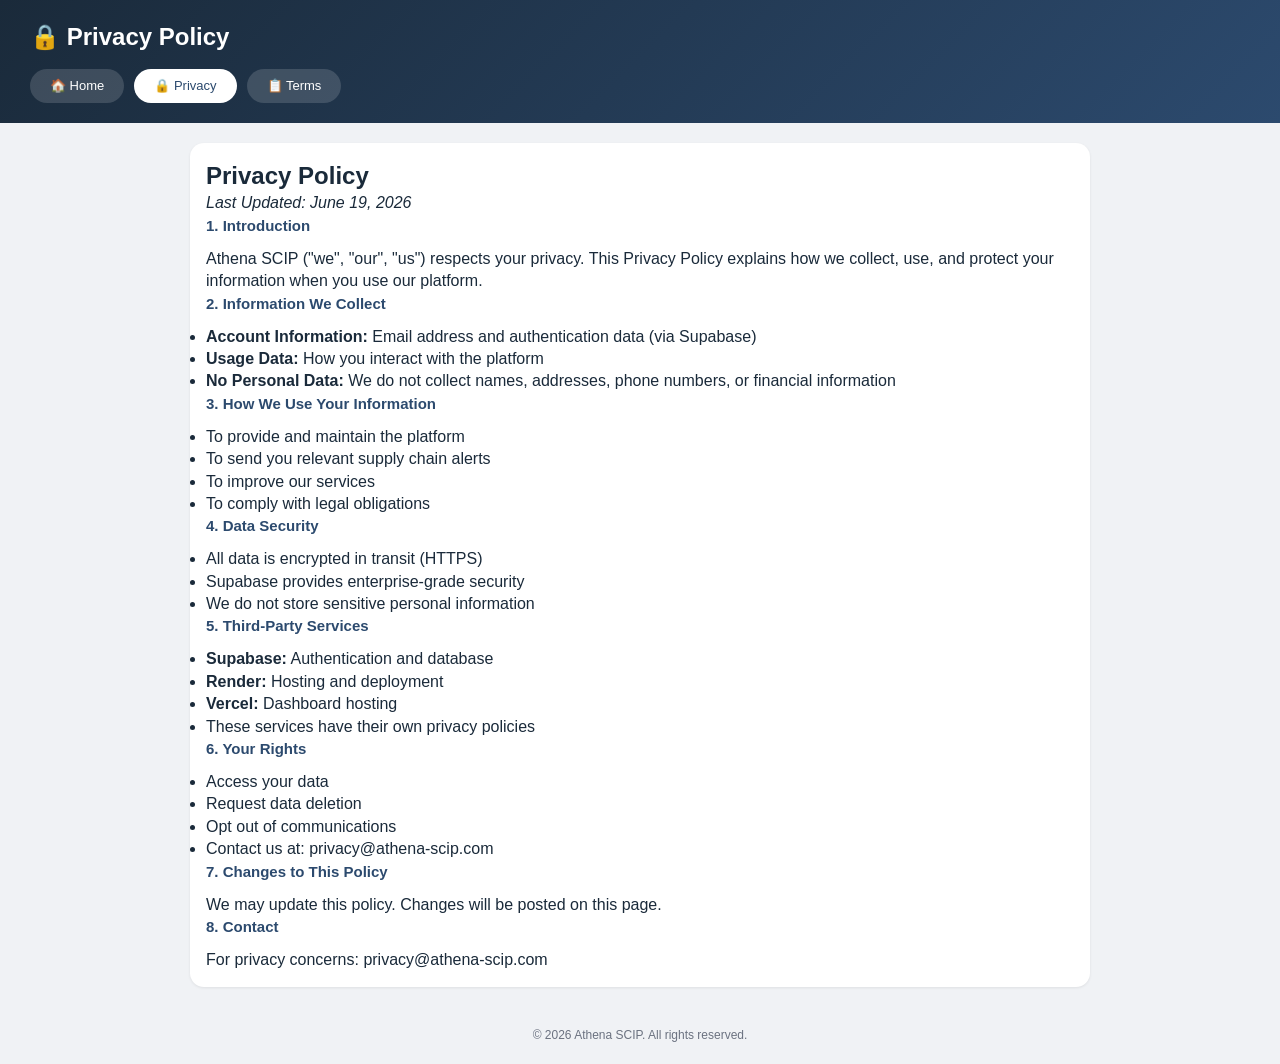
<file: dashboard/privacy.html>
<!DOCTYPE html>
<html lang="en">
<head>
    <meta charset="UTF-8">
    <meta name="viewport" content="width=device-width, initial-scale=1.0">
    <title>Privacy Policy - Athena SCIP</title>
    <link rel="stylesheet" href="styles.css">
</head>
<body>
    <div class="header">
        <h1>🔒 Privacy Policy</h1>
        <div class="nav">
            <a href="index.html" class="nav-btn">🏠 Home</a>
            <a href="privacy.html" class="nav-btn active">🔒 Privacy</a>
            <a href="terms.html" class="nav-btn">📋 Terms</a>
        </div>
    </div>
    <div class="container">
        <div class="card" style="max-width: 900px; margin: 0 auto;">
            <h2>Privacy Policy</h2>
            <p><em>Last Updated: June 19, 2026</em></p>
            
            <h3>1. Introduction</h3>
            <p>Athena SCIP ("we", "our", "us") respects your privacy. This Privacy Policy explains how we collect, use, and protect your information when you use our platform.</p>
            
            <h3>2. Information We Collect</h3>
            <ul>
                <li><strong>Account Information:</strong> Email address and authentication data (via Supabase)</li>
                <li><strong>Usage Data:</strong> How you interact with the platform</li>
                <li><strong>No Personal Data:</strong> We do not collect names, addresses, phone numbers, or financial information</li>
            </ul>
            
            <h3>3. How We Use Your Information</h3>
            <ul>
                <li>To provide and maintain the platform</li>
                <li>To send you relevant supply chain alerts</li>
                <li>To improve our services</li>
                <li>To comply with legal obligations</li>
            </ul>
            
            <h3>4. Data Security</h3>
            <ul>
                <li>All data is encrypted in transit (HTTPS)</li>
                <li>Supabase provides enterprise-grade security</li>
                <li>We do not store sensitive personal information</li>
            </ul>
            
            <h3>5. Third-Party Services</h3>
            <ul>
                <li><strong>Supabase:</strong> Authentication and database</li>
                <li><strong>Render:</strong> Hosting and deployment</li>
                <li><strong>Vercel:</strong> Dashboard hosting</li>
                <li>These services have their own privacy policies</li>
            </ul>
            
            <h3>6. Your Rights</h3>
            <ul>
                <li>Access your data</li>
                <li>Request data deletion</li>
                <li>Opt out of communications</li>
                <li>Contact us at: privacy@athena-scip.com</li>
            </ul>
            
            <h3>7. Changes to This Policy</h3>
            <p>We may update this policy. Changes will be posted on this page.</p>
            
            <h3>8. Contact</h3>
            <p>For privacy concerns: privacy@athena-scip.com</p>
        </div>
    </div>
    <div class="footer" style="text-align: center; padding: 20px; font-size: 12px; color: #6b7280;">
        &copy; 2026 Athena SCIP. All rights reserved.
    </div>
</body>
</html>
</file>
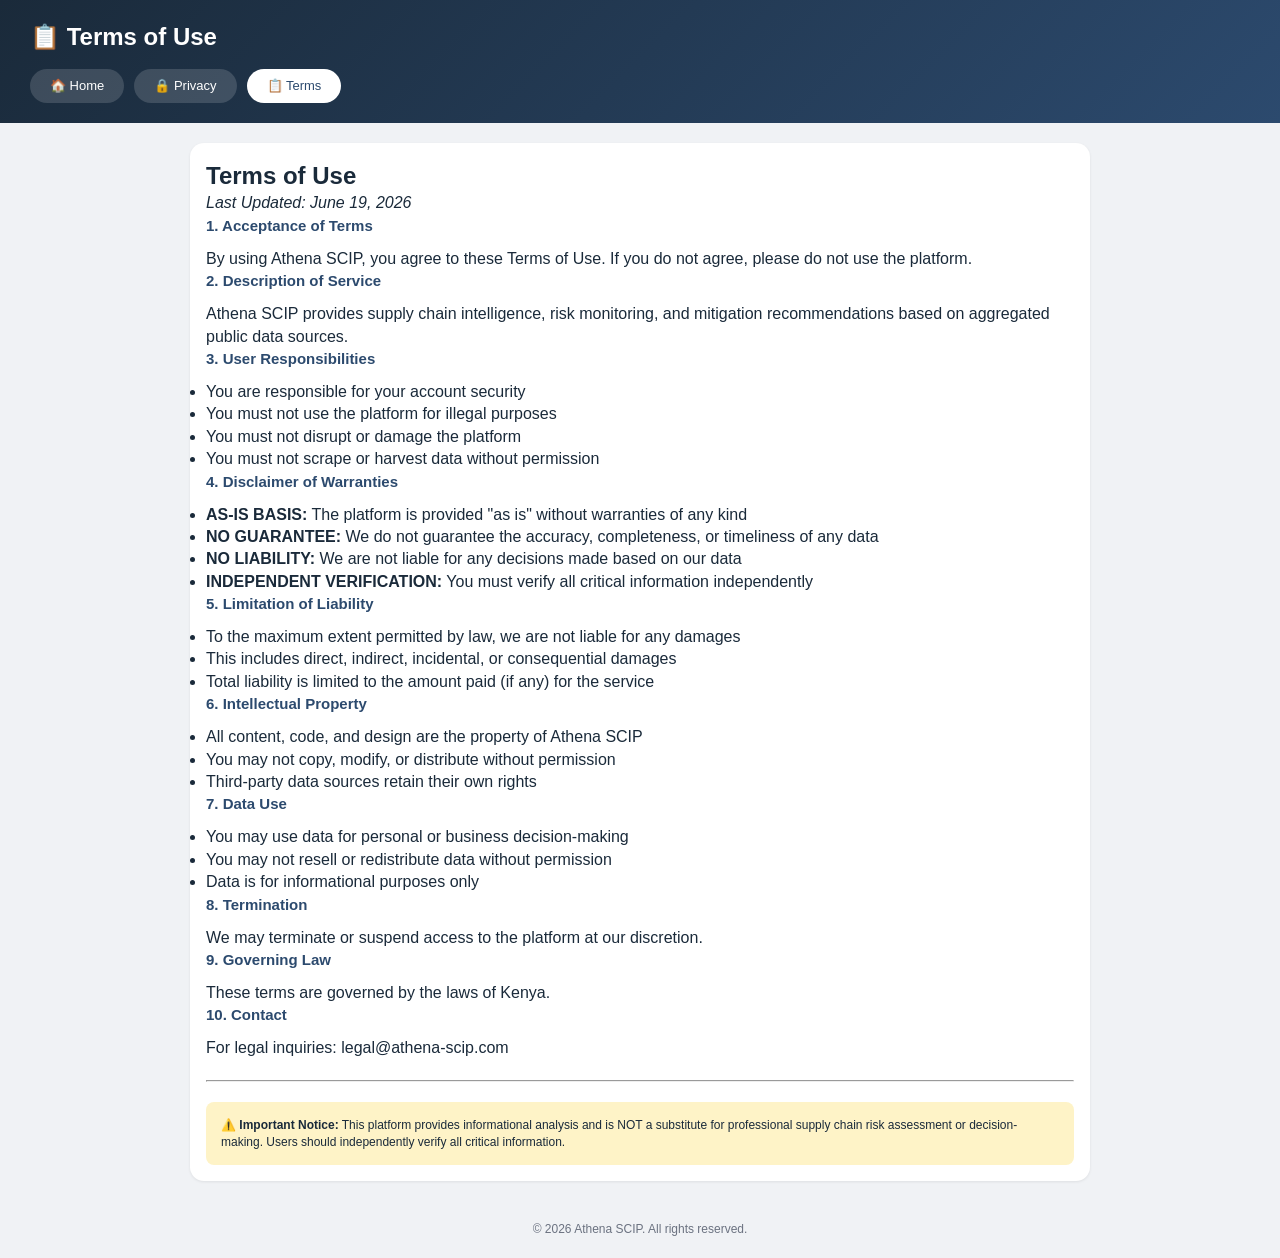
<file: dashboard/terms.html>
<!DOCTYPE html>
<html lang="en">
<head>
    <meta charset="UTF-8">
    <meta name="viewport" content="width=device-width, initial-scale=1.0">
    <title>Terms of Use - Athena SCIP</title>
    <link rel="stylesheet" href="styles.css">
</head>
<body>
    <div class="header">
        <h1>📋 Terms of Use</h1>
        <div class="nav">
            <a href="index.html" class="nav-btn">🏠 Home</a>
            <a href="privacy.html" class="nav-btn">🔒 Privacy</a>
            <a href="terms.html" class="nav-btn active">📋 Terms</a>
        </div>
    </div>
    <div class="container">
        <div class="card" style="max-width: 900px; margin: 0 auto;">
            <h2>Terms of Use</h2>
            <p><em>Last Updated: June 19, 2026</em></p>
            
            <h3>1. Acceptance of Terms</h3>
            <p>By using Athena SCIP, you agree to these Terms of Use. If you do not agree, please do not use the platform.</p>
            
            <h3>2. Description of Service</h3>
            <p>Athena SCIP provides supply chain intelligence, risk monitoring, and mitigation recommendations based on aggregated public data sources.</p>
            
            <h3>3. User Responsibilities</h3>
            <ul>
                <li>You are responsible for your account security</li>
                <li>You must not use the platform for illegal purposes</li>
                <li>You must not disrupt or damage the platform</li>
                <li>You must not scrape or harvest data without permission</li>
            </ul>
            
            <h3>4. Disclaimer of Warranties</h3>
            <ul>
                <li><strong>AS-IS BASIS:</strong> The platform is provided "as is" without warranties of any kind</li>
                <li><strong>NO GUARANTEE:</strong> We do not guarantee the accuracy, completeness, or timeliness of any data</li>
                <li><strong>NO LIABILITY:</strong> We are not liable for any decisions made based on our data</li>
                <li><strong>INDEPENDENT VERIFICATION:</strong> You must verify all critical information independently</li>
            </ul>
            
            <h3>5. Limitation of Liability</h3>
            <ul>
                <li>To the maximum extent permitted by law, we are not liable for any damages</li>
                <li>This includes direct, indirect, incidental, or consequential damages</li>
                <li>Total liability is limited to the amount paid (if any) for the service</li>
            </ul>
            
            <h3>6. Intellectual Property</h3>
            <ul>
                <li>All content, code, and design are the property of Athena SCIP</li>
                <li>You may not copy, modify, or distribute without permission</li>
                <li>Third-party data sources retain their own rights</li>
            </ul>
            
            <h3>7. Data Use</h3>
            <ul>
                <li>You may use data for personal or business decision-making</li>
                <li>You may not resell or redistribute data without permission</li>
                <li>Data is for informational purposes only</li>
            </ul>
            
            <h3>8. Termination</h3>
            <p>We may terminate or suspend access to the platform at our discretion.</p>
            
            <h3>9. Governing Law</h3>
            <p>These terms are governed by the laws of Kenya.</p>
            
            <h3>10. Contact</h3>
            <p>For legal inquiries: legal@athena-scip.com</p>
            
            <hr style="margin: 20px 0;">
            
            <div style="background: #fef3c7; padding: 15px; border-radius: 8px; font-size: 12px;">
                <strong>⚠️ Important Notice:</strong> This platform provides informational analysis and is NOT a substitute for professional supply chain risk assessment or decision-making. Users should independently verify all critical information.
            </div>
        </div>
    </div>
    <div class="footer" style="text-align: center; padding: 20px; font-size: 12px; color: #6b7280;">
        &copy; 2026 Athena SCIP. All rights reserved.
    </div>
</body>
</html>
</file>
<file: dashboard/styles.css>
/**
 * Athena SCIP - Main Stylesheet
 */

* {
    margin: 0;
    padding: 0;
    box-sizing: border-box;
}

body {
    font-family: -apple-system, BlinkMacSystemFont, 'Segoe UI', Roboto, 'Helvetica Neue', sans-serif;
    background: #f0f2f5;
    color: #1a2a3a;
    line-height: 1.4;
}

/* ============================================
   HEADER
   ============================================ */
.header {
    background: linear-gradient(135deg, #1a2a3a 0%, #2c4a6e 100%);
    color: white;
    padding: 20px 30px;
}

.header h1 {
    font-size: 1.5rem;
    margin-bottom: 4px;
}

.header p {
    font-size: 12px;
    opacity: 0.85;
}

.nav {
    display: flex;
    gap: 10px;
    margin-top: 15px;
    flex-wrap: wrap;
}

.nav-btn {
    background: rgba(255, 255, 255, 0.15);
    color: white;
    border: none;
    padding: 8px 20px;
    border-radius: 30px;
    cursor: pointer;
    font-size: 13px;
    font-weight: 500;
    transition: all 0.2s;
    text-decoration: none;
}

.nav-btn:hover {
    background: rgba(255, 255, 255, 0.3);
}

.nav-btn.active {
    background: white;
    color: #2c4a6e;
}

.logout-btn {
    background: #dc2626;
    color: white;
    border: none;
    padding: 6px 16px;
    border-radius: 6px;
    cursor: pointer;
    float: right;
    margin-top: -45px;
    font-size: 12px;
}

.logout-btn:hover {
    background: #b91c1c;
}

/* ============================================
   CONTAINER & LAYOUT
   ============================================ */
.container {
    max-width: 1600px;
    margin: 0 auto;
    padding: 20px;
}

.last-updated {
    font-size: 11px;
    color: #6b7280;
    text-align: right;
    margin-bottom: 15px;
}

/* ============================================
   GRID LAYOUTS - FIXED
   ============================================ */
.stats-grid {
    display: grid !important;
    grid-template-columns: repeat(5, 1fr) !important;
    gap: 15px !important;
    margin-bottom: 25px !important;
}

.three-columns {
    display: grid !important;
    grid-template-columns: repeat(3, 1fr) !important;
    gap: 20px !important;
    margin-bottom: 25px !important;
}

.two-columns {
    display: grid !important;
    grid-template-columns: 1fr 1fr !important;
    gap: 20px !important;
    margin-bottom: 25px !important;
}

/* ============================================
   CARDS
   ============================================ */
.card {
    background: white;
    border-radius: 14px;
    padding: 16px;
    box-shadow: 0 1px 3px rgba(0, 0, 0, 0.08);
    overflow: hidden;
}

.card h3 {
    font-size: 15px;
    margin-bottom: 12px;
    color: #2c4a6e;
    display: flex;
    align-items: center;
    gap: 6px;
}

.chart-card {
    background: white;
    border-radius: 14px;
    padding: 16px;
    box-shadow: 0 1px 3px rgba(0, 0, 0, 0.08);
    overflow: hidden;
}

.chart-card h3 {
    font-size: 15px;
    margin-bottom: 12px;
    color: #2c4a6e;
}

.chart-card canvas {
    max-height: 250px !important;
    max-width: 100% !important;
    width: 100% !important;
    height: auto !important;
    display: block !important;
}

/* ============================================
   SCROLLABLE
   ============================================ */
.scrollable {
    max-height: 400px;
    overflow-y: auto;
    padding-right: 5px;
}

.scrollable::-webkit-scrollbar {
    width: 4px;
}

.scrollable::-webkit-scrollbar-track {
    background: #f1f1f1;
    border-radius: 4px;
}

.scrollable::-webkit-scrollbar-thumb {
    background: #c1c7cd;
    border-radius: 4px;
}

/* ============================================
   SEVERITY BADGES
   ============================================ */
.severity-badge {
    display: inline-block;
    padding: 2px 10px;
    border-radius: 20px;
    font-size: 10px;
    font-weight: 600;
}

.severity-5 { background: #dc2626; color: white; }
.severity-4 { background: #f97316; color: white; }
.severity-3 { background: #eab308; color: black; }
.severity-2 { background: #86efac; color: black; }
.severity-1 { background: #d1fae5; color: black; }

/* ============================================
   PRICE ITEMS
   ============================================ */
.price-item {
    display: flex;
    justify-content: space-between;
    align-items: center;
    padding: 6px 0;
    border-bottom: 1px solid #e5e7eb;
    font-size: 12px;
}

/* ============================================
   WEATHER & SHIPPING
   ============================================ */
.weather-item {
    margin-bottom: 10px;
    padding-bottom: 10px;
    border-bottom: 1px solid #e5e7eb;
}

.weather-header {
    display: flex;
    justify-content: space-between;
    align-items: center;
    cursor: pointer;
}

.weather-header:hover {
    background: #f8fafc;
    border-radius: 4px;
}

.weather-desc {
    font-size: 11px;
    color: #4b5563;
    margin-top: 4px;
    padding: 8px;
    background: #f8fafc;
    border-radius: 6px;
}

.shipping-item {
    padding: 8px 0;
    border-bottom: 1px solid #e5e7eb;
}

.shipping-header {
    display: flex;
    justify-content: space-between;
    align-items: center;
    margin-bottom: 4px;
}

.shipping-desc {
    font-size: 11px;
    color: #4b5563;
    margin-top: 3px;
}

/* ============================================
   RISK GRID
   ============================================ */
.risk-grid {
    display: grid;
    grid-template-columns: repeat(auto-fill, minmax(140px, 1fr));
    gap: 10px;
}

.risk-item {
    padding: 10px;
    background: #f8fafc;
    border-radius: 10px;
    text-align: center;
    font-size: 12px;
}

.risk-critical { color: #dc2626; font-weight: 700; }
.risk-high { color: #f97316; font-weight: 700; }

/* ============================================
   BUTTONS
   ============================================ */
.btn-primary {
    background: #3b82f6;
    color: white;
    border: none;
    padding: 8px 16px;
    border-radius: 6px;
    cursor: pointer;
    font-size: 13px;
    transition: background 0.2s;
}

.btn-primary:hover { background: #2563eb; }

.export-buttons {
    display: flex;
    gap: 10px;
    flex-wrap: wrap;
    margin-top: 10px;
}

/* ============================================
   DISCLAIMER
   ============================================ */
.disclaimer {
    background: #fef3c7;
    border-left: 4px solid #f59e0b;
    padding: 15px;
    border-radius: 8px;
    margin-top: 20px;
    text-align: left;
}

.disclaimer ul {
    font-size: 11px;
    color: #92400e;
    margin-top: 8px;
    padding-left: 20px;
    line-height: 1.6;
    text-align: left;
}

/* ============================================
   RESPONSIVE
   ============================================ */
@media (max-width: 1000px) {
    .three-columns { grid-template-columns: 1fr !important; }
    .two-columns { grid-template-columns: 1fr !important; }
    .stats-grid { grid-template-columns: repeat(3, 1fr) !important; }
}

@media (max-width: 600px) {
    .stats-grid { grid-template-columns: repeat(2, 1fr) !important; }
    .logout-btn { float: none; margin-top: 10px; }
}
/* ============================================
   RISK LAYOUT - Pie Chart + Country List
   ============================================ */
.risk-layout {
    display: grid;
    grid-template-columns: 1fr 1fr;
    gap: 20px;
    margin-top: 10px;
}

.risk-layout canvas {
    max-height: 250px !important;
    width: 100% !important;
}

@media (max-width: 600px) {
    .risk-layout {
        grid-template-columns: 1fr !important;
    }
}
</file>
